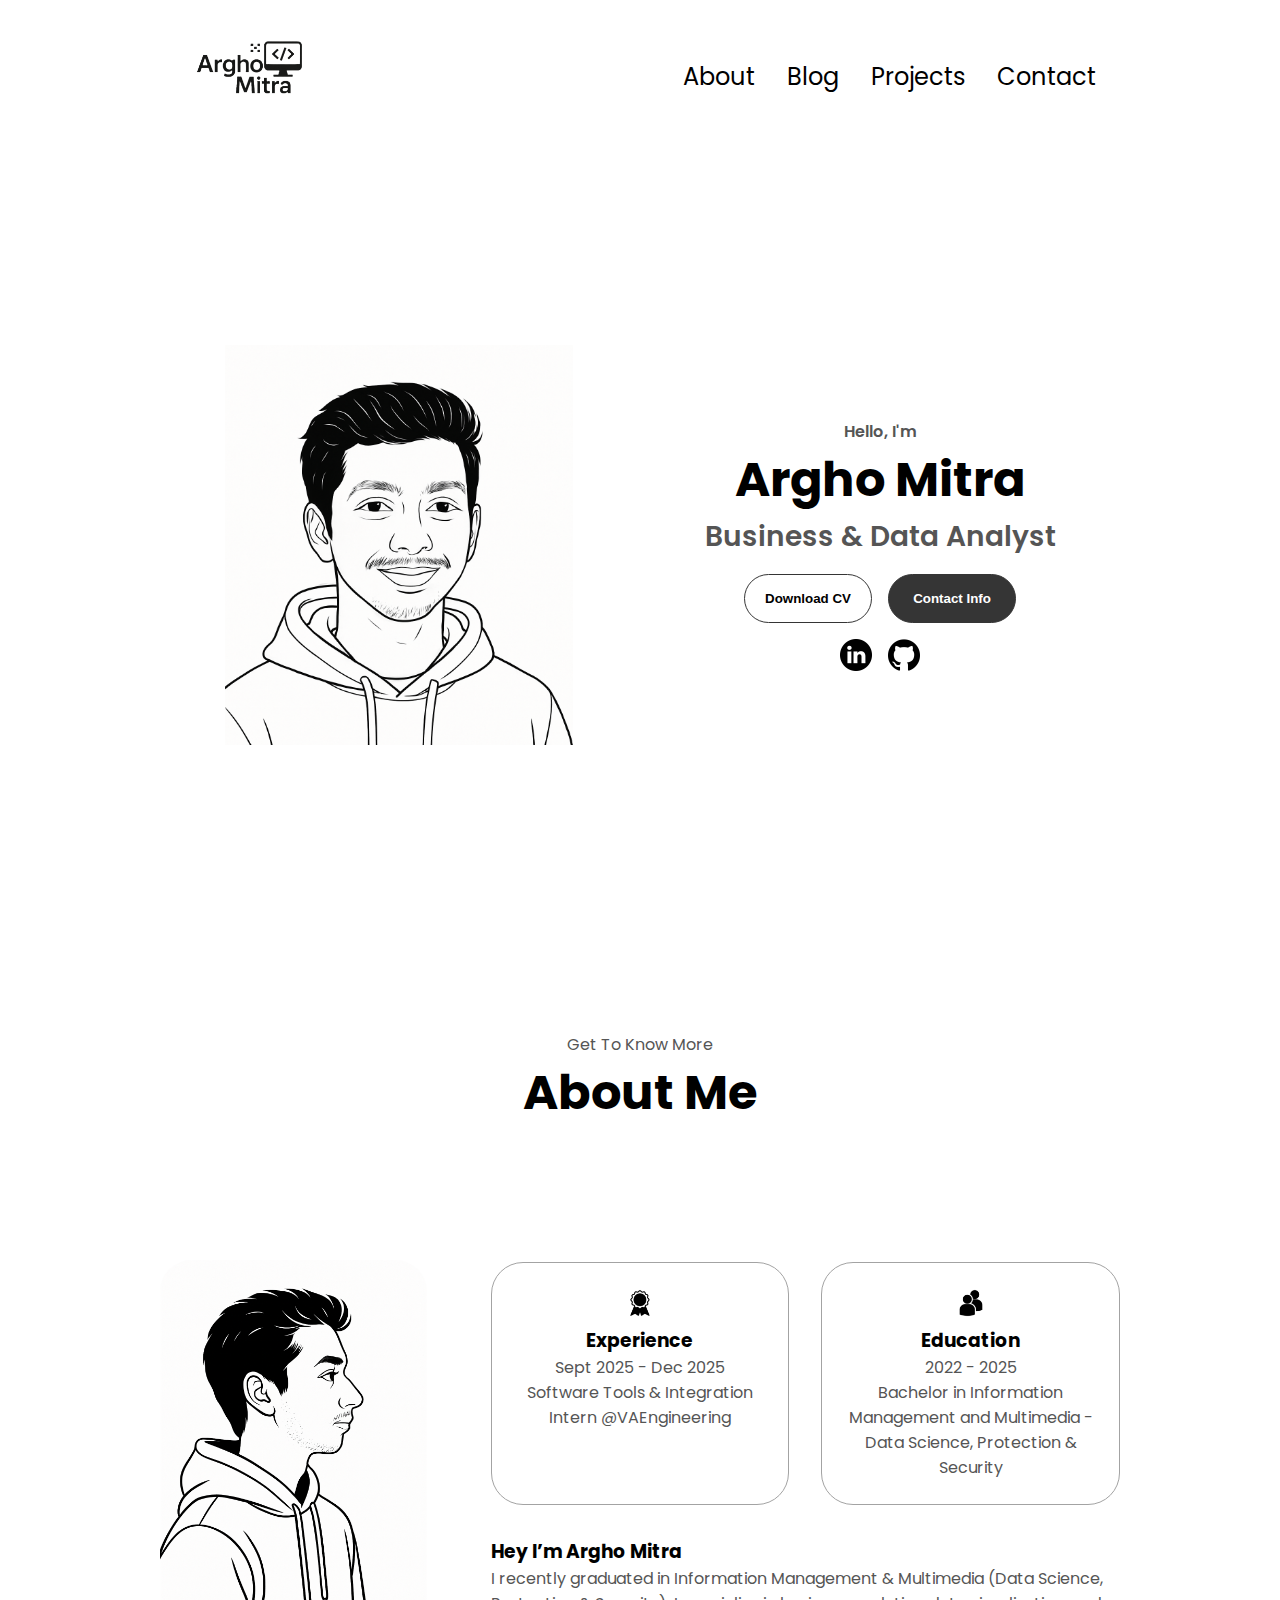
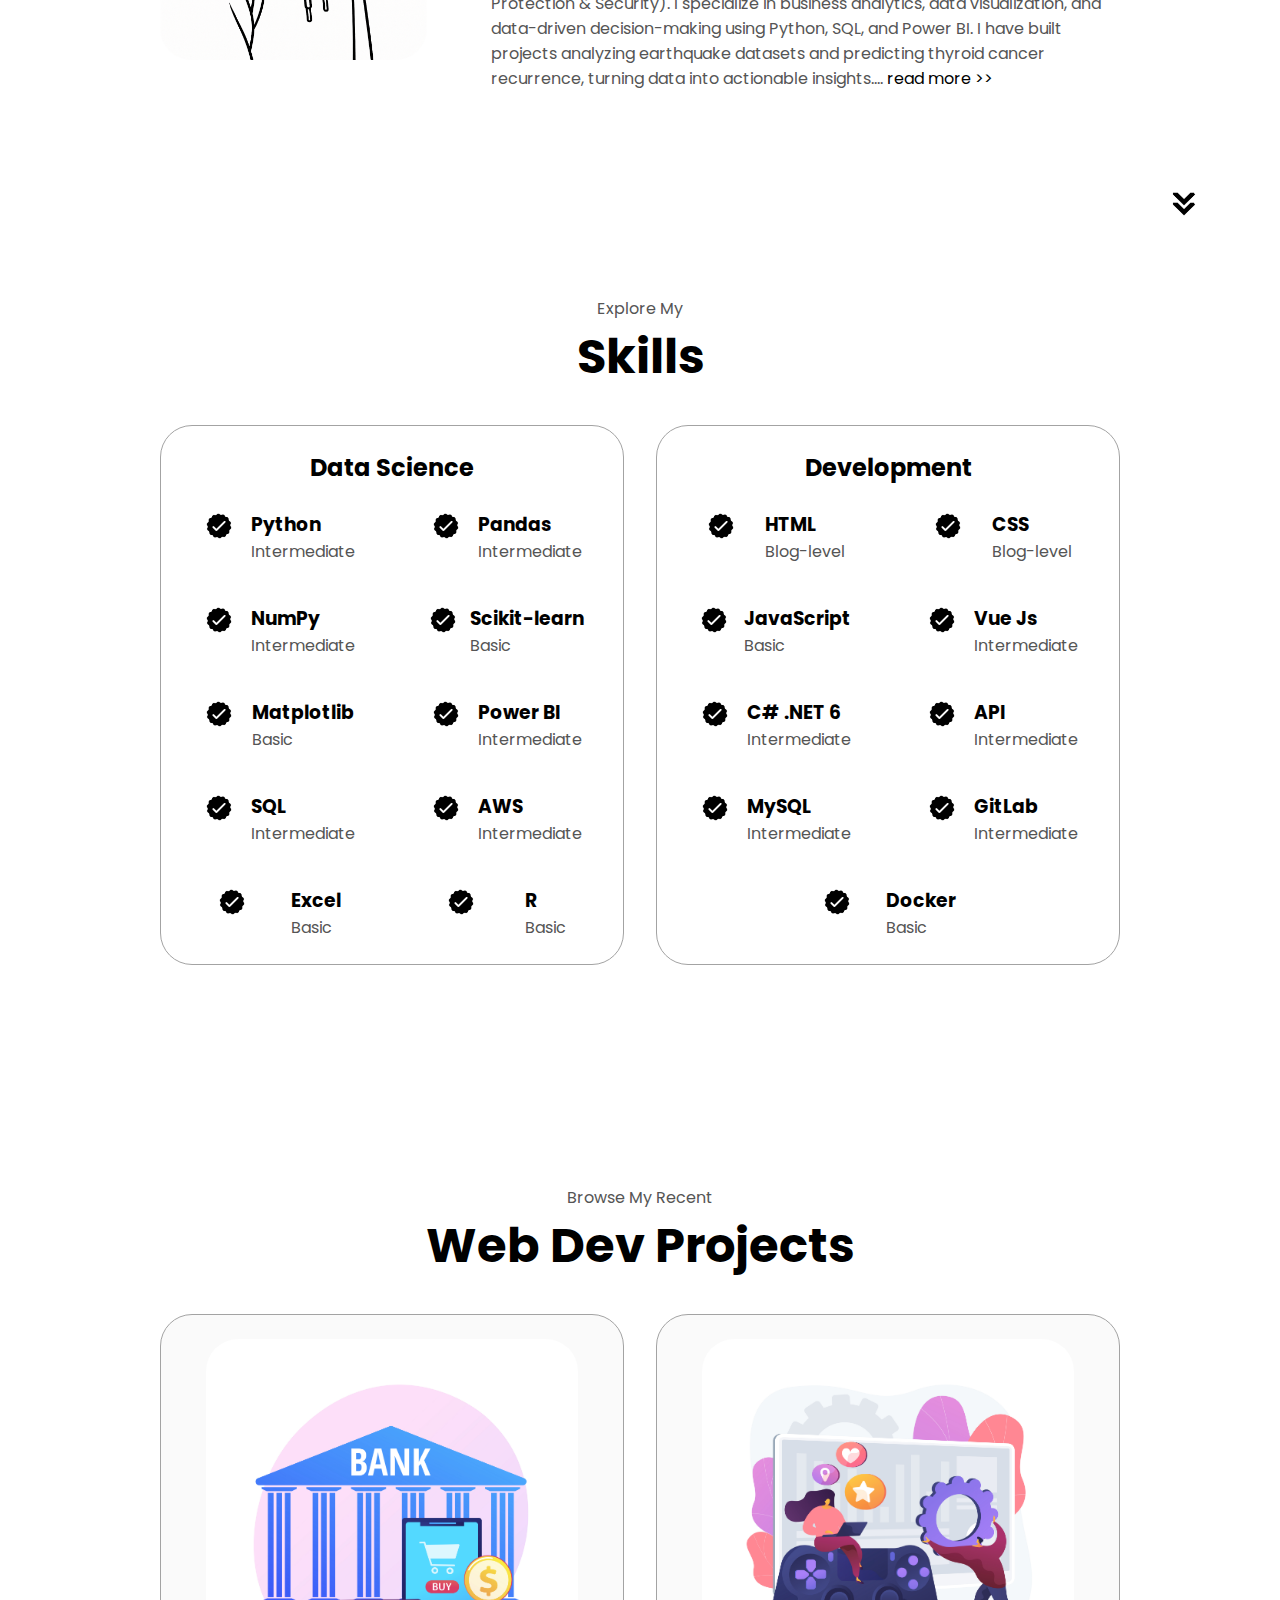
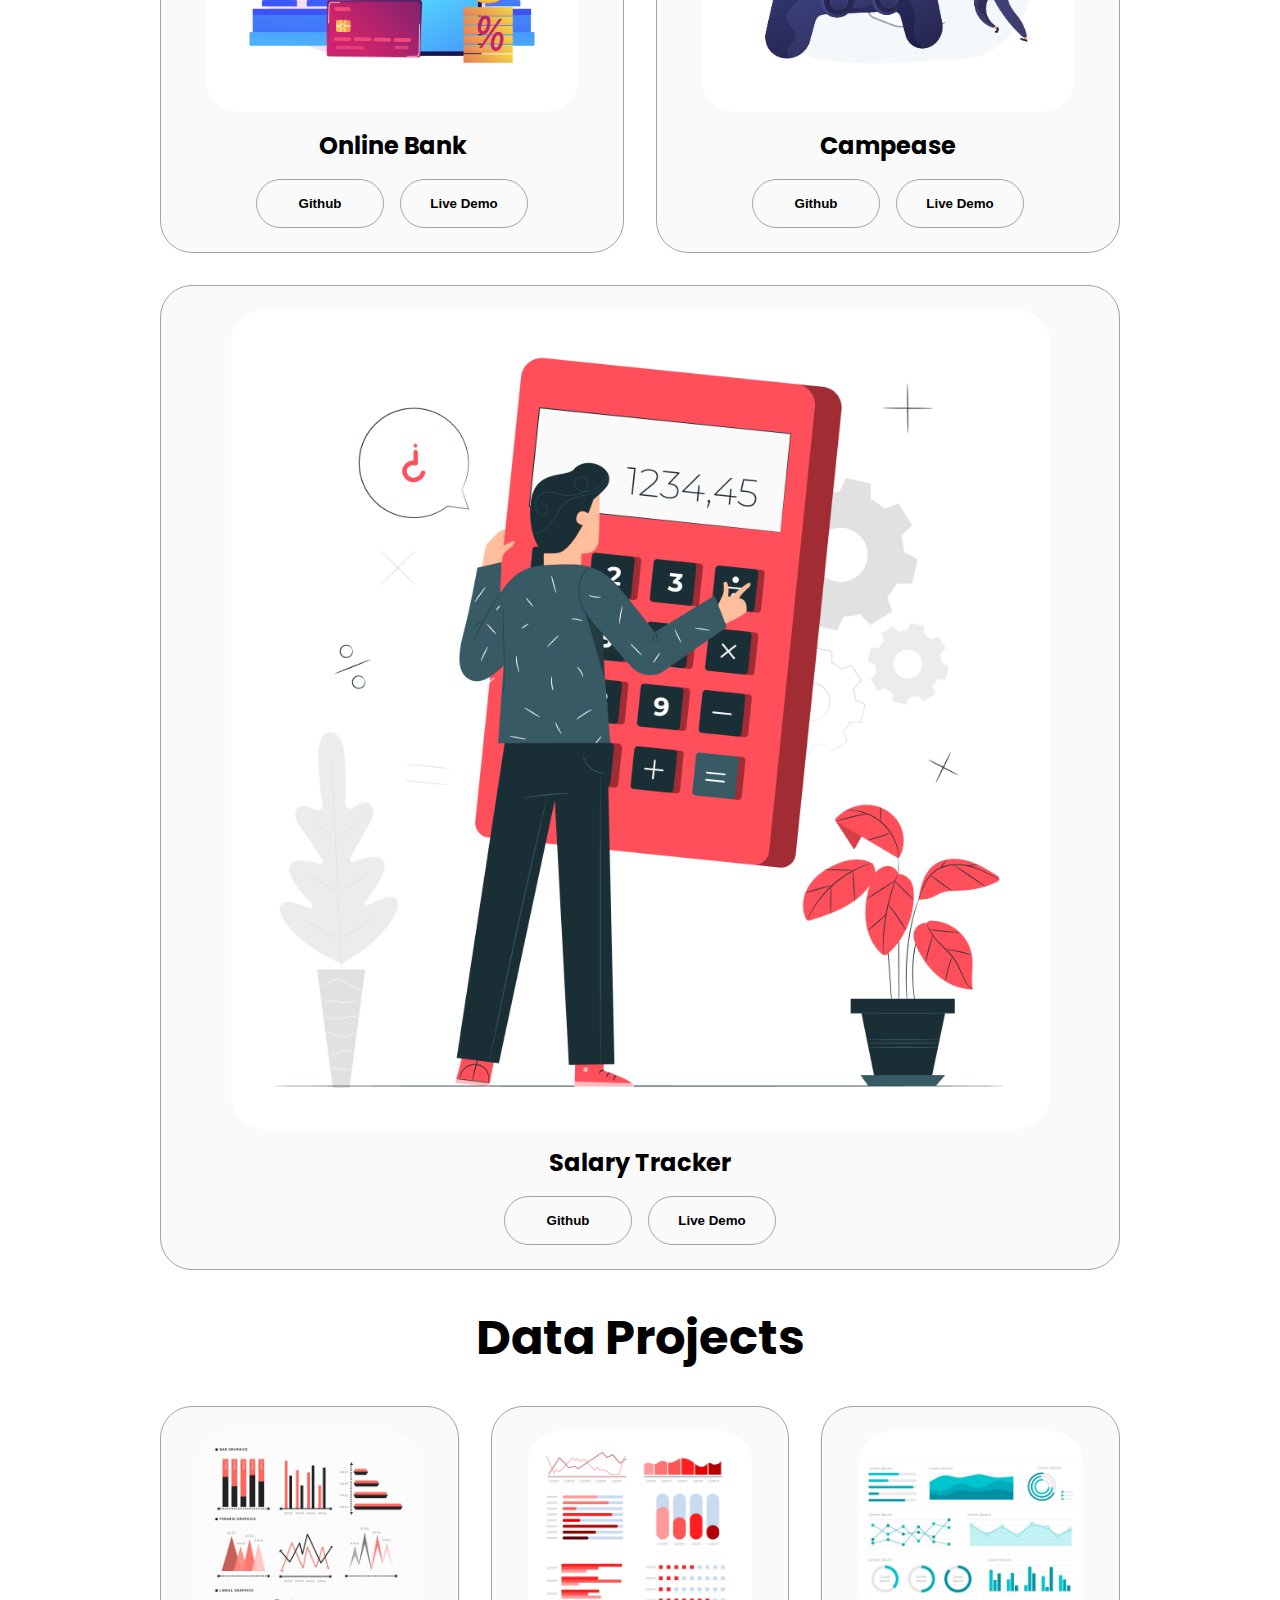
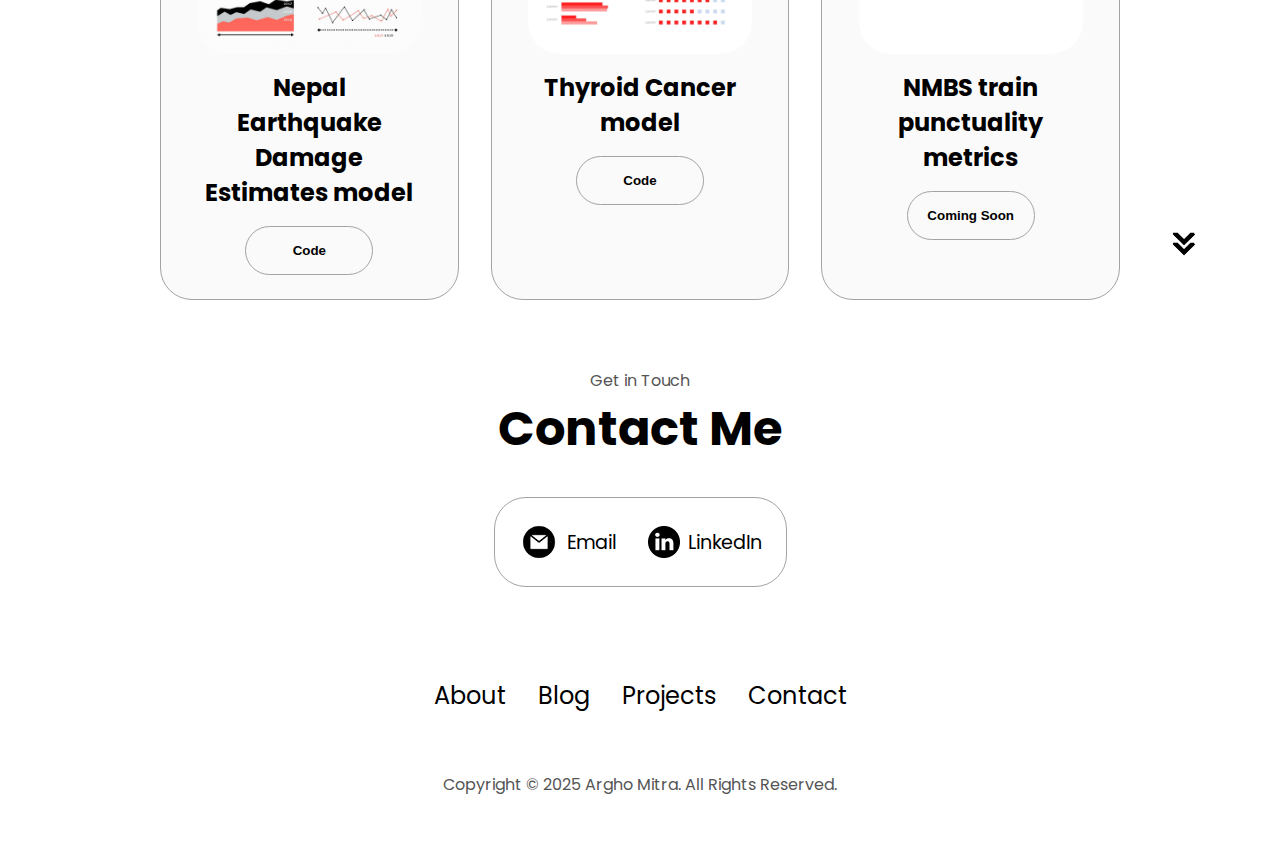
<file: index.html>
<!DOCTYPE html>
<html lang="en">
  <head>
    <meta charset="UTF-8" />
    <meta http-equiv="X-UA-Compatible" content="IE=edge" />
    <meta name="viewport" content="width=device-width, initial-scale=1.0" />
    <title>My Portfolio</title>
    <link rel="stylesheet" href="style.css" />
    <link rel="stylesheet" href="mediaqueries.css" />
  </head>
  <body>
  
  
    <nav id="desktop-nav">
      <div class="logo"><img src="./assets/logo.png" alt="" width="130px"></div>
      <div>
        <ul class="nav-links">
          <li><a href="./about.html">About</a></li>
          <li><a href="./blog.html">Blog</a></li>
          <li><a href="#projects">Projects</a></li>
          <li><a href="#contact">Contact</a></li>
        </ul>
      </div>
    </nav>
    <nav id="hamburger-nav">
      <div class="logo"><img src="./assets/logo.png" alt="" width="130px"></div>
      <div class="hamburger-menu">
        <div class="hamburger-icon" onclick="toggleMenu()">
          <span></span>
          <span></span>
          <span></span>
        </div>
        <div class="menu-links">
          <li><a href="./about.html" onclick="toggleMenu()">About</a></li>
          <li><a href="./blog.html" onclick="toggleMenu()">Blog</a></li>
          <li><a href="#projects" onclick="toggleMenu()">Projects</a></li>
          <li><a href="#contact" onclick="toggleMenu()">Contact</a></li>
        </div>
      </div>
    </nav>
    <section id="profile">
      <div class="section__pic-container">
        <img src="./assets/profile line art 2.png" alt="Argho mitra profile picture" />
      </div>
      <div class="section__text">
        <p class="section__text__p1">Hello, I'm</p>
        <h1 class="title">Argho Mitra</h1>
        <p class="section__text__p2">Business & Data Analyst</p>
        <div class="btn-container">
          <button
            class="btn btn-color-2"
            onclick="window.open('./assets/Argho.pdf')"
          >
            Download CV
          </button>
          <button class="btn btn-color-1" onclick="location.href='./#contact'">
            Contact Info
          </button>
        </div>
        <div id="socials-container">
          <img
            src="./assets/linkedin.png"
            alt="My LinkedIn profile"
            class="icon"
            onclick="window.open('https://be.linkedin.com/in/argho-mitra','_blank')"
            
          />
          <img
            src="./assets/github.png"
            alt="My Github profile"
            class="icon"
            onclick="window.open('https://github.com/arghomitra?tab=repositories','_blank')"
          />
        </div>
      </div>
    </section>
    <section id="about">
      <p class="section__text__p1">Get To Know More</p>
      <h1 class="title">About Me</h1>
      <div class="section-container">
        <div class="section__pic-container">
          <img
            src="./assets/right shot 2.png"
            alt="Profile picture"
            class="about-pic"
          />
        </div>
        <div class="about-details-container">
          <div class="about-containers">
            <div class="details-container">
              <img
                src="./assets/experience.png"
                alt="Experience icon"
                class="icon"
              />
              <h3>Experience</h3>
              <p>Sept 2025 - Dec 2025 <br />Software Tools & Integration Intern @VAEngineering
</p>
            </div>
            <div class="details-container">
              <img
                src="./assets/education.png"
                alt="Education icon"
                class="icon"
              />
              <h3>Education</h3>
              <p>2022 - 2025 <br />Bachelor in Information Management and Multimedia - Data Science, Protection & Security</p>
            </div>
          </div>
          <div class="text-container">
            <h3>Hey  I’m Argho Mitra</h3>
            <p>
              I recently graduated in Information Management & Multimedia (Data Science, Protection & Security). 
I specialize in business analytics, data visualization, and data-driven decision-making using Python, SQL, and Power BI. 
I have built projects analyzing earthquake datasets and predicting thyroid cancer recurrence, turning data into actionable insights....
              <a href="./about.html">read more >></a>
            </p>
          </div>
        </div>
      </div>
      <img
        src="./assets/arrow.png"
        alt="Arrow icon"
        class="icon arrow"
        onclick="location.href='./#Blog'"
      />
    </section>
    <section id="Blog">
      <p class="section__text__p1">Explore My</p>
      <h1 class="title">Skills</h1>
      <div class="Blog-details-container">
        <div class="about-containers">
          <div class="details-container">
            <h2 class="Blog-sub-title">Data Science</h2>
			<br/>
            <div class="article-container">
  <article>
    <img src="./assets/checkmark.png" alt="Experience icon" class="icon" />
    <div>
      <h3>Python</h3>
      <p>Intermediate</p>
    </div>
  </article>
  <article>
    <img src="./assets/checkmark.png" alt="Experience icon" class="icon" />
    <div>
      <h3>Pandas</h3>
      <p>Intermediate</p>
    </div>
  </article>
  <article>
    <img src="./assets/checkmark.png" alt="Experience icon" class="icon" />
    <div>
      <h3>NumPy</h3>
      <p>Intermediate</p>
    </div>
  </article>
  <article>
    <img src="./assets/checkmark.png" alt="Experience icon" class="icon" />
    <div>
      <h3>Scikit-learn</h3>
      <p>Basic</p>
    </div>
  </article>
  <article>
    <img src="./assets/checkmark.png" alt="Experience icon" class="icon" />
    <div>
      <h3>Matplotlib</h3>
      <p>Basic</p>
    </div>
  </article>
  <article>
    <img src="./assets/checkmark.png" alt="Experience icon" class="icon" />
    <div>
      <h3>Power BI</h3>
      <p>Intermediate</p>
    </div>
  </article>
  <article>
    <img src="./assets/checkmark.png" alt="Experience icon" class="icon" />
    <div>
      <h3>SQL</h3>
      <p>Intermediate</p>
    </div>
  </article>
  <article>
    <img src="./assets/checkmark.png" alt="Experience icon" class="icon" />
    <div>
      <h3>AWS</h3>
      <p>Intermediate</p>
    </div>
  </article>
  
  <article>
    <img src="./assets/checkmark.png" alt="Experience icon" class="icon" />
    <div>
      <h3>Excel</h3>
      <p>Basic</p>
    </div>
  </article>
  <article>
    <img src="./assets/checkmark.png" alt="Experience icon" class="icon" />
    <div>
      <h3>R</h3>
      <p>Basic</p>
    </div>
  </article>
</div>

          </div>
          <div class="details-container">
            <h2 class="Blog-sub-title">Development</h2>
			<br/>
            <div class="article-container">
  <!-- Development Skills -->
  <article>
    <img src="./assets/checkmark.png" alt="Experience icon" class="icon" />
    <div>
      <h3>HTML</h3>
      <p>Blog-level</p>
    </div>
  </article>
  <article>
    <img src="./assets/checkmark.png" alt="Experience icon" class="icon" />
    <div>
      <h3>CSS</h3>
      <p>Blog-level</p>
    </div>
  </article>
  <article>
    <img src="./assets/checkmark.png" alt="Experience icon" class="icon" />
    <div>
      <h3>JavaScript</h3>
      <p>Basic</p>
    </div>
  </article>
  <article>
    <img src="./assets/checkmark.png" alt="Experience icon" class="icon" />
    <div>
      <h3>Vue Js</h3>
      <p>Intermediate</p>
    </div>
  </article>
  <article>
    <img src="./assets/checkmark.png" alt="Experience icon" class="icon" />
    <div>
      <h3>C# .NET 6</h3>
      <p>Intermediate</p>
    </div>
  </article>
  
  <article>
    <img src="./assets/checkmark.png" alt="Experience icon" class="icon" />
    <div>
      <h3>API</h3>
      <p>Intermediate</p>
    </div>
  </article>
  <article>
    <img src="./assets/checkmark.png" alt="Experience icon" class="icon" />
    <div>
      <h3>MySQL</h3>
      <p>Intermediate</p>
    </div>
  </article>
  <article>
    <img src="./assets/checkmark.png" alt="Experience icon" class="icon" />
    <div>
      <h3>GitLab</h3>
      <p>Intermediate</p>
    </div>
  </article>
  <article>
    <img src="./assets/checkmark.png" alt="Experience icon" class="icon" />
    <div>
      <h3>Docker</h3>
      <p>Basic</p>
    </div>
  </article>
				
  
</div>

          </div>
        </div>
      </div>
      <img
        src="./assets/arrow.png"
        alt="Arrow icon"
        class="icon arrow"
        onclick="location.href='./#projects'"
      />
    </section>
	<br/>
    <section id="projects">
      <p class="section__text__p1">Browse My Recent</p>
      <h1 class="title">Web Dev Projects</h1>
      <div class="Blog-details-container">
        <div class="about-containers">
          <div class="details-container color-container">
            <div class="article-container">
              <img
                src="./assets/project-1.jpg"
                alt="Project 1"
                class="project-img"
              />
            </div>
            <h2 class="Blog-sub-title project-title">Online Bank</h2>
            <div class="btn-container">
              <button
                class="btn btn-color-2 project-btn"
                onclick="window.open('https://github.com/arghomitra/bank','_blank')"
              >
                Github
              </button>
              <button
                class="btn btn-color-2 project-btn"
                onclick="window.open('https://www.canva.com/design/DAGBBnFeg6o/HOg8QBTB1vcVhJ9v2-kscA/watch?utm_content=DAGBBnFeg6o&utm_campaign=designshare&utm_medium=link&utm_source=editor','_blank')"
              >
                Live Demo
              </button>
            </div>
          </div>
          <div class="details-container color-container">
            <div class="article-container">
              <img
                src="./assets/project-3.jpg"
                alt="Project 2"
                class="project-img"
              />
            </div>
            <h2 class="Blog-sub-title project-title">Campease</h2>
            <div class="btn-container">
              <button
                class="btn btn-color-2 project-btn"
                onclick="window.open('https://github.com/arghomitra/Camp_spot_frontend','_blank')"
              >
                Github
              </button>
              <button
                class="btn btn-color-2 project-btn"
                onclick="location.href='https://f95fd17f.camp-spot.pages.dev/'"
              >
                Live Demo
              </button>
            </div>
          </div>
          <div class="details-container color-container">
            <div class="article-container">
              <img
                src="./assets/project-2.jpg"
                alt="Project 3"
                class="project-img"
              />
            </div>
            <h2 class="Blog-sub-title project-title">Salary Tracker</h2>
            <div class="btn-container">
              <button
                class="btn btn-color-2 project-btn"
                onclick="window.open('https://github.com/arghomitra/portfolio/','_blank')"
              >
                Github
              </button>
              <button
                class="btn btn-color-2 project-btn"
                onclick="window.open('salary.html','_blank')"
              >
                Live Demo
              </button>
            </div>
          </div>
        </div>
      </div>




<!--  -->


      <h1 class="title">Data Projects</h1>
      <div class="Blog-details-container">
        <div class="about-containers">
          <div class="details-container color-container">
            <div class="article-container">
              <img
                src="./assets/project-4.png"
                alt="Project 1"
                class="project-img"
              />
            </div>
            <h2 class="Blog-sub-title project-title">Nepal Earthquake Damage Estimates model</h2>
            <div class="btn-container">
              <button
                class="btn btn-color-2 project-btn"
                onclick="window.open('https://www.kaggle.com/code/mitraargho/model-nepal-earthquake-damage', '_blank')"
              >
                Code
              </button>
             
            </div>
          </div>
          <div class="details-container color-container">
            <div class="article-container">
              <img
                src="./assets/project-7.png"
                alt="Project 2"
                class="project-img"
              />
            </div>
            <h2 class="Blog-sub-title project-title">Thyroid Cancer model</h2>
            <div class="btn-container">
              <button
                class="btn btn-color-2 project-btn"
                onclick="window.open('https://github.com/arghomitra/Thyroid_cancer_ml_model','_blank')"
              >
                Code
              </button>
              
            </div>
          </div>
          <div class="details-container color-container">
            <div class="article-container">
              <img
                src="./assets/project-6.png"
                alt="Project 2"
                class="project-img"
              />
            </div>
            <h2 class="Blog-sub-title project-title">NMBS train punctuality metrics</h2>
            <div class="btn-container">
              <!-- <button
                class="btn btn-color-2 project-btn"
                onclick="location.href='https://github.com/arghomitra/Camp_spot_frontend'"
              >
                Code
              </button> -->
              <button class="btn btn-color-2 project-btn">Coming Soon</button>
              
            </div>
          </div>
          
        </div>
      </div>

<!--  -->




      <img
        src="./assets/arrow.png"
        alt="Arrow icon"
        class="icon arrow"
        onclick="location.href='./#contact'"
      />
    </section>
    
    <section id="contact">
      <p class="section__text__p1">Get in Touch</p>
      <h1 class="title">Contact Me</h1>
      <div class="contact-info-upper-container">
        <div class="contact-info-container">
          <img
            src="./assets/email.png"
            alt="Email icon"
            class="icon contact-icon email-icon"
          />
          <p><a href="mailto:arghomitra310@gmail.com" target="_blank">Email</a></p>
        </div>
        <div class="contact-info-container">
          <img
            src="./assets/linkedin.png"
            alt="LinkedIn icon"
            class="icon contact-icon"
          />
              <p><a href="https://be.linkedin.com/in/argho-mitra" target="_blank">LinkedIn</a></p>
        </div>
      </div>
    </section>
    <footer>
      <nav>
        <div class="nav-links-container">
          <ul class="nav-links">
                  <li><a href="./about.html">About</a></li>
                  <li><a href="./blog.html">Blog</a></li>
                  <li><a href="#projects">Projects</a></li>
                  <li><a href="#contact">Contact</a></li>
              </ul>
        </div>
      </nav>
      <p>Copyright &#169; 2025 Argho Mitra. All Rights Reserved.</p>
      <!-- Start of HubSpot Embed Code -->
  <script type="text/javascript" id="hs-script-loader" async defer src="//js-eu1.hs-scripts.com/143160646.js"></script>
  <!-- End of HubSpot Embed Code -->
    </footer>
    <script src="script.js"></script>
  </body>
</html>
</file>
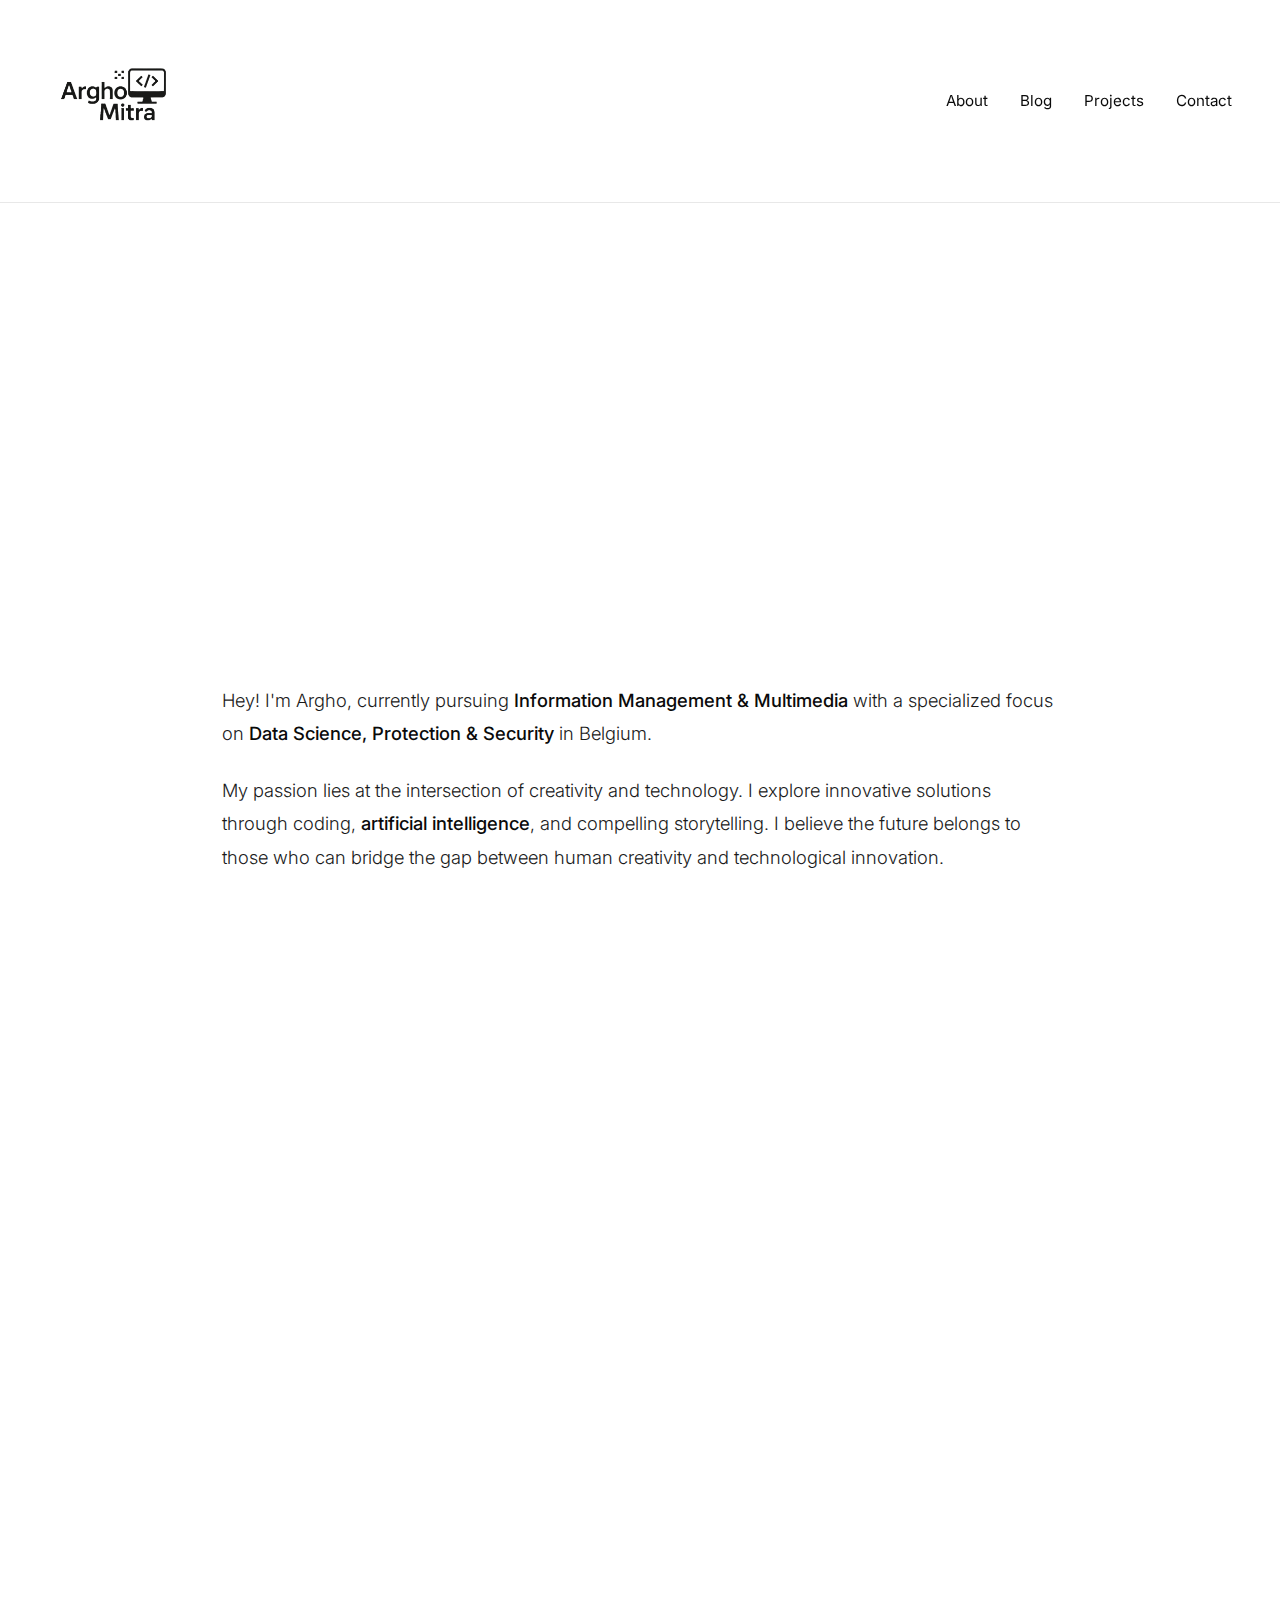
<file: about.html>
<!DOCTYPE html>
<html lang="en">
<head>
    <meta charset="UTF-8">
    <meta name="viewport" content="width=device-width, initial-scale=1.0">
    <title>About - Argho</title>
    <style>
        @import url('https://fonts.googleapis.com/css2?family=Inter:wght@300;400;500;600&display=swap');
        
        * {
            margin: 0;
            padding: 0;
            box-sizing: border-box;
        }

        :root {
            --primary-black: #0a0a0a;
            --soft-black: #1a1a1a;
            --silver: #c0c0c0;
            --light-silver: #e8e8e8;
            --white: #ffffff;
            --accent-silver: #8a8a8a;
        }

        body {
            font-family: 'Inter', -apple-system, BlinkMacSystemFont, sans-serif;
            background: var(--white);
            color: var(--primary-black);
            line-height: 1.6;
            overflow-x: hidden;
        }

        /* Navigation Styles */
        nav {
            padding: 2rem 3rem;
            display: flex;
            justify-content: space-between;
            align-items: center;
            position: fixed;
            top: 0;
            width: 100%;
            background: rgba(255, 255, 255, 0.95);
            backdrop-filter: blur(10px);
            z-index: 100;
            border-bottom: 1px solid var(--light-silver);
        }

        #hamburger-nav {
            display: none;
        }

        .logo img {
            width: 130px;
            height: auto;
        }

        .nav-links {
            display: flex;
            gap: 2rem;
            list-style: none;
        }

        .nav-links a {
            color: var(--primary-black);
            text-decoration: none;
            font-size: 0.95rem;
            font-weight: 400;
            transition: color 0.3s ease;
            position: relative;
        }

        .nav-links a::after {
            content: '';
            position: absolute;
            bottom: -5px;
            left: 0;
            width: 0;
            height: 1px;
            background: var(--primary-black);
            transition: width 0.3s ease;
        }

        .nav-links a:hover::after {
            width: 100%;
        }

        /* Hamburger Navigation */
        .hamburger-menu {
            position: relative;
        }

        .hamburger-icon {
            display: flex;
            flex-direction: column;
            justify-content: space-between;
            height: 20px;
            width: 28px;
            cursor: pointer;
        }

        .hamburger-icon span {
            width: 100%;
            height: 2px;
            background-color: var(--primary-black);
            transition: all 0.3s ease;
        }

        .menu-links {
            position: absolute;
            top: 100%;
            right: 0;
            background: white;
            width: max-content;
            max-height: 0;
            overflow: hidden;
            transition: max-height 0.3s ease;
            box-shadow: 0 10px 30px rgba(0, 0, 0, 0.1);
            margin-top: 1rem;
            border-radius: 8px;
        }

        .menu-links.open {
            max-height: 300px;
        }

        .menu-links a {
            display: block;
            padding: 1rem 2rem;
            text-decoration: none;
            color: var(--primary-black);
            transition: background 0.3s ease;
        }

        .menu-links a:hover {
            background: var(--light-silver);
        }

        .menu-links li {
            list-style: none;
        }

        .hamburger-icon.open span:first-child {
            transform: rotate(45deg) translate(7px, 7px);
        }

        .hamburger-icon.open span:nth-child(2) {
            opacity: 0;
        }

        .hamburger-icon.open span:last-child {
            transform: rotate(-45deg) translate(7px, -7px);
        }

        .container {
            max-width: 900px;
            margin: 0 auto;
            padding: 0 2rem;
        }

        /* Hero Section */
        .hero {
            min-height: 60vh;
            display: flex;
            align-items: center;
            justify-content: center;
            text-align: center;
            margin-top: 80px;
            padding: 4rem 0;
        }

        .hero h1 {
            font-size: clamp(2.5rem, 6vw, 4rem);
            font-weight: 300;
            letter-spacing: -0.02em;
            margin-bottom: 1rem;
            opacity: 0;
            animation: fadeInUp 0.8s ease-out 0.2s forwards;
        }

        .hero .subtitle {
            font-size: clamp(1rem, 2vw, 1.3rem);
            color: var(--accent-silver);
            font-weight: 300;
            opacity: 0;
            animation: fadeInUp 0.8s ease-out 0.4s forwards;
        }

        @keyframes fadeInUp {
            from {
                opacity: 0;
                transform: translateY(20px);
            }
            to {
                opacity: 1;
                transform: translateY(0);
            }
        }

        /* Section Styling */
        .section {
            padding: 4rem 0;
            opacity: 0;
            transform: translateY(20px);
            transition: all 0.6s ease;
        }

        .section.visible {
            opacity: 1;
            transform: translateY(0);
        }

        .section-title {
            font-size: clamp(1.5rem, 4vw, 2rem);
            font-weight: 400;
            margin-bottom: 2rem;
            position: relative;
            padding-bottom: 1rem;
        }

        .section-title::after {
            content: '';
            position: absolute;
            bottom: 0;
            left: 0;
            width: 60px;
            height: 1px;
            background: var(--silver);
        }

        .text-block {
            font-size: clamp(1rem, 2vw, 1.15rem);
            font-weight: 300;
            line-height: 1.8;
            color: var(--soft-black);
            margin-bottom: 1.5rem;
        }

        .highlight {
            color: var(--primary-black);
            font-weight: 500;
        }

        /* Skills Grid */
        .skills-grid {
            display: grid;
            grid-template-columns: repeat(auto-fit, minmax(250px, 1fr));
            gap: 2rem;
            margin-top: 2rem;
        }

        .skill-item {
            padding: 1.5rem;
            border-left: 2px solid var(--light-silver);
            transition: border-color 0.3s ease;
        }

        .skill-item:hover {
            border-left-color: var(--primary-black);
        }

        .skill-item h3 {
            font-size: 1.1rem;
            font-weight: 500;
            margin-bottom: 0.5rem;
        }

        .skill-item p {
            font-size: 0.95rem;
            font-weight: 300;
            color: var(--accent-silver);
            line-height: 1.6;
        }

        /* Languages */
        .languages-list {
            display: flex;
            flex-wrap: wrap;
            gap: 1.5rem;
            margin-top: 2rem;
        }

        .language-item {
            flex: 1;
            min-width: 150px;
            padding: 1.5rem;
            border: 1px solid var(--light-silver);
            text-align: center;
            transition: all 0.3s ease;
        }

        .language-item:hover {
            border-color: var(--silver);
            transform: translateY(-2px);
        }

        .language-name {
            font-size: 1.1rem;
            font-weight: 500;
            margin-bottom: 0.3rem;
        }

        .language-level {
            font-size: 0.9rem;
            color: var(--accent-silver);
            font-weight: 300;
        }

        /* Interests */
        .interests-list {
            display: flex;
            gap: 1rem;
            flex-wrap: wrap;
            margin-top: 2rem;
        }

        .interest-tag {
            padding: 0.75rem 1.5rem;
            border: 1px solid var(--light-silver);
            font-size: 0.95rem;
            font-weight: 400;
            transition: all 0.3s ease;
            cursor: default;
        }

        .interest-tag:hover {
            background: var(--light-silver);
            transform: translateY(-2px);
        }

        /* Quote */
        .quote-block {
            padding: 3rem 0;
            text-align: center;
            margin: 3rem 0;
        }

        .quote-text {
            font-size: clamp(1.1rem, 2.5vw, 1.4rem);
            font-weight: 300;
            font-style: italic;
            color: var(--soft-black);
            max-width: 700px;
            margin: 0 auto;
            line-height: 1.8;
        }

        /* Responsive Design */
        @media (max-width: 768px) {
            #desktop-nav {
                display: none;
            }

            #hamburger-nav {
                display: flex;
                padding: 1.5rem 2rem;
            }

            .container {
                padding: 0 1.5rem;
            }

            .hero {
                margin-top: 60px;
                min-height: 50vh;
            }

            .section {
                padding: 3rem 0;
            }

            .skills-grid {
                grid-template-columns: 1fr;
            }

            .languages-list {
                flex-direction: column;
            }
        }
    </style>
</head>

<body>
    <!-- Desktop Navigation -->
    <nav id="desktop-nav">
        <div class="logo"><img src="./assets/logo.png" alt="Argho Logo" width="130"></div>
        <div>
            <ul class="nav-links">
                <li><a href="./about.html">About</a></li>
                <li><a href="./blog.html">Blog</a></li>
                <li><a href="#projects">Projects</a></li>
                <li><a href="#contact">Contact</a></li>
            </ul>
        </div>
    </nav>

    <!-- Mobile Navigation -->
    <nav id="hamburger-nav">
        <div class="logo"><img src="./assets/logo.png" alt="Argho Logo" width="130"></div>
        <div class="hamburger-menu">
            <div class="hamburger-icon" onclick="toggleMenu()">
                <span></span>
                <span></span>
                <span></span>
            </div>
            <div class="menu-links">
                <li><a href="./about.html" onclick="toggleMenu()">About</a></li>
                <li><a href="./blog.html" onclick="toggleMenu()">Blog</a></li>
                <li><a href="#projects" onclick="toggleMenu()">Projects</a></li>
                <li><a href="#contact" onclick="toggleMenu()">Contact</a></li>
            </div>
        </div>
    </nav>

    <div class="container">
        <!-- Hero Section -->
        <section class="hero">
            <div>
                <h1>About Me</h1>
                <!-- <p class="subtitle">Data Science Student & Creative Technologist</p> -->
            </div>
        </section>

        <!-- Introduction -->
        <section class="section" id="intro">
            <p class="text-block">
                Hey! I'm Argho, currently pursuing <span class="highlight">Information Management & Multimedia</span> 
                with a specialized focus on <span class="highlight">Data Science, Protection & Security</span> in Belgium.
            </p>
            <p class="text-block">
                My passion lies at the intersection of creativity and technology. I explore innovative solutions 
                through coding, <span class="highlight">artificial intelligence</span>, and compelling storytelling. 
                I believe the future belongs to those who can bridge the gap between human creativity and technological innovation.
            </p>
        </section>

        <!-- Skills -->
        <section class="section" id="skills">
            <h2 class="section-title">What I Do</h2>
            <div class="skills-grid">
                <div class="skill-item">
                    <h3>Development & AI</h3>
                    <p>Building intelligent solutions through code and machine learning technologies</p>
                </div>
                
                <div class="skill-item">
                    <h3>Data Security</h3>
                    <p>Focused on protection practices and security protocols in our digital world</p>
                </div>
            </div>
        </section>

        <!-- Languages -->
        <section class="section" id="languages">
            <h2 class="section-title">Languages</h2>
            <div class="languages-list">
                <div class="language-item">
                    <div class="language-name">Bangla</div>
                    <div class="language-level">Native</div>
                </div>
                <div class="language-item">
                    <div class="language-name">English</div>
                    <div class="language-level">Fluent</div>
                </div>
                <div class="language-item">
                    <div class="language-name">Hindi</div>
                    <div class="language-level">Conversational</div>
                </div>
                <div class="language-item">
                    <div class="language-name">Dutch</div>
                    <div class="language-level">Learning</div>
                </div>
            </div>
        </section>

        <!-- Interests -->
        <section class="section" id="interests">
            <h2 class="section-title">Beyond Work</h2>
            <div class="interests-list">
                <div class="interest-tag">Movies</div>
                <div class="interest-tag">Gaming</div>
                <div class="interest-tag">Languages</div>
                <div class="interest-tag">Technology</div>
                <div class="interest-tag">Storytelling</div>
            </div>
        </section>

        <!-- Quote -->
        <section class="quote-block section">
            <p class="quote-text">
                "I believe life is a journey of <span class="highlight">continuous learning</span>, 
                and this portfolio serves as my creative space to share that journey with the world."
            </p>
        </section>
    </div>

    <script>
        function toggleMenu() {
            const menu = document.querySelector(".menu-links");
            const icon = document.querySelector(".hamburger-icon");
            menu.classList.toggle("open");
            icon.classList.toggle("open");
        }

        // Intersection Observer for fade-in animations
        const observer = new IntersectionObserver((entries) => {
            entries.forEach(entry => {
                if (entry.isIntersecting) {
                    entry.target.classList.add('visible');
                }
            });
        }, {
            threshold: 0.1,
            rootMargin: '0px 0px -50px 0px'
        });

        document.querySelectorAll('.section').forEach(el => {
            observer.observe(el);
        });

        // Smooth scrolling
        document.documentElement.style.scrollBehavior = 'smooth';
    </script>
</body>
</html>
</file>
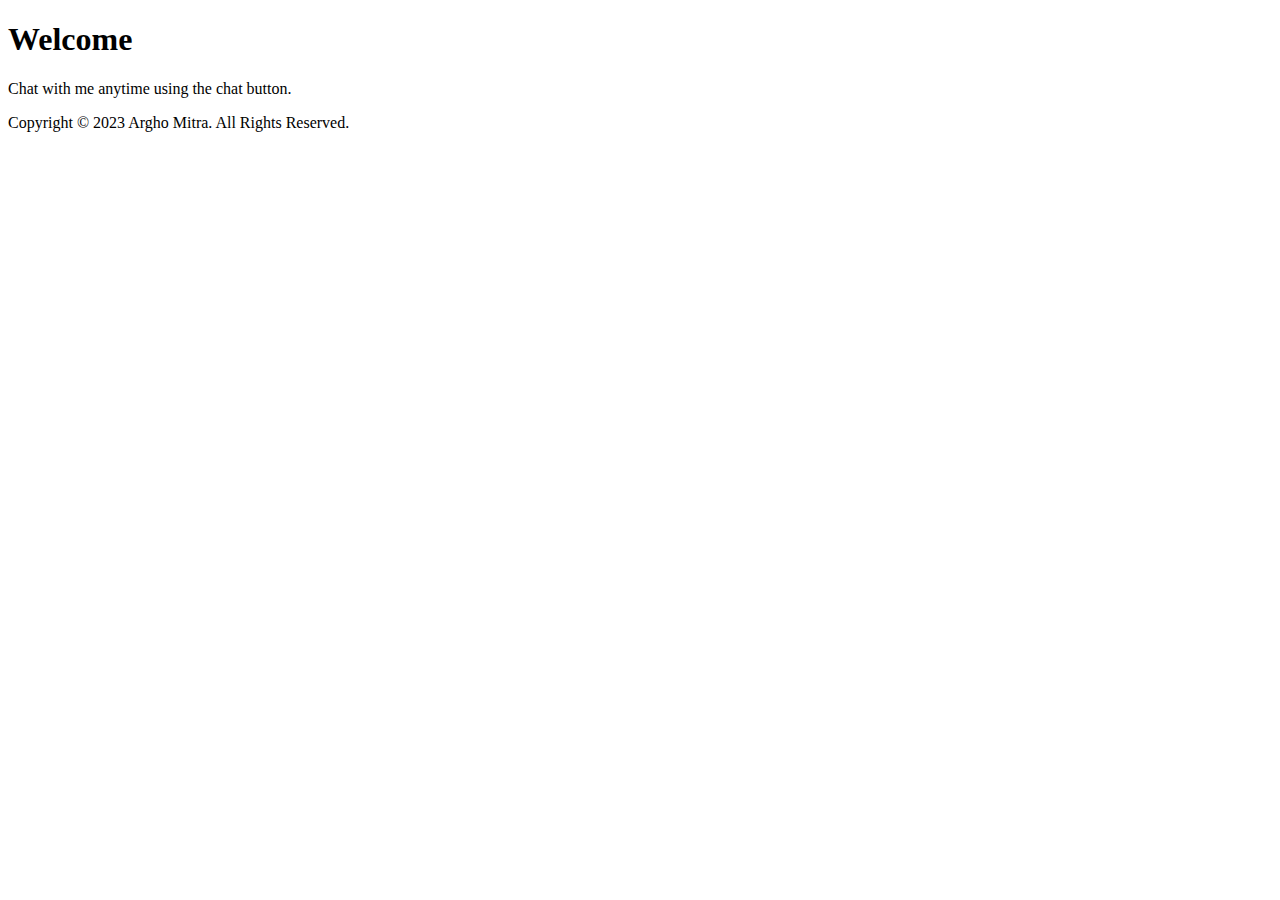
<file: blog.html>
<!DOCTYPE html>
<html lang="en">

<head>
<div class="container">
    <h1>Welcome</h1>
    <p>Chat with me anytime using the chat button.</p>
  </div>



  
  <!--Start of Tawk.to Script-->
<script type="text/javascript">
var Tawk_API=Tawk_API||{}, Tawk_LoadStart=new Date();
(function(){
var s1=document.createElement("script"),s0=document.getElementsByTagName("script")[0];
s1.async=true;
s1.src='https://embed.tawk.to/691bc47da845051957a97590/1jaa7f2u7';
s1.charset='UTF-8';
s1.setAttribute('crossorigin','*');
s0.parentNode.insertBefore(s1,s0);
})();
</script>
<!--End of Tawk.to Script-->
  <footer>
    
    <p>Copyright &#169; 2023 Argho Mitra. All Rights Reserved.</p>
  </footer>
</body>

</html>
</file>
<file: style.css>
/* GENERAL */

@import url("https://fonts.googleapis.com/css2?family=Poppins:wght@300;400;500;600&display=swap");

* {
  margin: 0;
  padding: 0;
}

body {
  font-family: "Poppins", sans-serif;
}

html {
  scroll-behavior: smooth;
}

p {
  color: rgb(85, 85, 85);
}

/* TRANSITION */

a,
.btn {
  transition: all 300ms ease;
}

/* DESKTOP NAV */

nav,
.nav-links {
  display: flex;
}

nav {
  justify-content: space-around;
  align-items: center;
  height: 17vh;
}

.nav-links {
  gap: 2rem;
  list-style: none;
  font-size: 1.5rem;
}

a {
  color: black;
  text-decoration: none;
  text-decoration-color: white;
}

a:hover {
  color: grey;
  text-decoration: underline;
  text-underline-offset: 1rem;
  text-decoration-color: rgb(181, 181, 181);
}

.logo {
  font-size: 2rem;
}

.logo:hover {
  cursor: default;
}

/* HAMBURGER MENU */

#hamburger-nav {
  display: none;
}

.hamburger-menu {
  position: relative;
  display: inline-block;
}

.hamburger-icon {
  display: flex;
  flex-direction: column;
  justify-content: space-between;
  height: 24px;
  width: 30px;
  cursor: pointer;
}

.hamburger-icon span {
  width: 100%;
  height: 2px;
  background-color: black;
  transition: all 0.3 ease-in-out;
}

.menu-links {
  position: absolute;
  top: 100%;
  right: 0;
  background-color: white;
  width: fit-content;
  max-height: 0;
  overflow: hidden;
  transition: all 0.3 ease-in-out;
}

.menu-links a {
  display: block;
  padding: 10px;
  text-align: center;
  font-size: 1.5rem;
  color: black;
  text-decoration: none;
  transition: all 0.3 ease-in-out;
}

.menu-links li {
  list-style: none;
}

.menu-links.open {
  max-height: 300px;
}

.hamburger-icon.open span:first-child {
  transform: rotate(45deg) translate(10px, 5px);
}

.hamburger-icon.open span:nth-child(2) {
  opacity: 0;
}

.hamburger-icon.open span:last-child {
  transform: rotate(-45deg) translate(10px, -5px);
}

.hamburger-icon span:first-child {
  transform: none;
}

.hamburger-icon span:first-child {
  opacity: 1;
}

.hamburger-icon span:first-child {
  transform: none;
}

/* SECTIONS */

section {
  padding-top: 4vh;
  height: 96vh;
  margin: 0 10rem;
  box-sizing: border-box;
  min-height: fit-content;
}

.section-container {
  display: flex;
}

/* PROFILE SECTION */

#profile {
  display: flex;
  justify-content: center;
  gap: 5rem;
  height: 80vh;
}

.section__pic-container {
  display: flex;
  height: 400px;
  width: 400px;
  margin: auto 0;
}

.section__text {
  align-self: center;
  text-align: center;
}

.section__text p {
  font-weight: 600;
}

.section__text__p1 {
  text-align: center;
}

.section__text__p2 {
  font-size: 1.75rem;
  margin-bottom: 1rem;
}

.title {
  font-size: 3rem;
  text-align: center;
}

#socials-container {
  display: flex;
  justify-content: center;
  margin-top: 1rem;
  gap: 1rem;
}

/* ICONS */

.icon {
  cursor: pointer;
  height: 2rem;
}

/* BUTTONS */

.btn-container {
  display: flex;
  justify-content: center;
  gap: 1rem;
}

.btn {
  font-weight: 600;
  transition: all 300ms ease;
  padding: 1rem;
  width: 8rem;
  border-radius: 2rem;
}

.btn-color-1,
.btn-color-2 {
  border: rgb(53, 53, 53) 0.1rem solid;
}

.btn-color-1:hover,
.btn-color-2:hover {
  cursor: pointer;
}

.btn-color-1,
.btn-color-2:hover {
  background: rgb(53, 53, 53);
  color: white;
}

.btn-color-1:hover {
  background: rgb(0, 0, 0);
}

.btn-color-2 {
  background: none;
}

.btn-color-2:hover {
  border: rgb(255, 255, 255) 0.1rem solid;
}

.btn-container {
  gap: 1rem;
}

/* ABOUT SECTION */

#about {
  position: relative;
}

.about-containers {
  gap: 2rem;
  margin-bottom: 2rem;
  margin-top: 2rem;
}

.about-details-container {
  justify-content: center;
  flex-direction: column;
}

.about-containers,
.about-details-container {
  display: flex;
}

.about-pic {
  border-radius: 2rem;
}

.arrow {
  position: absolute;
  right: -5rem;
  bottom: 2.5rem;
}

.details-container {
  padding: 1.5rem;
  flex: 1;
  background: white;
  border-radius: 2rem;
  border: rgb(53, 53, 53) 0.1rem solid;
  border-color: rgb(163, 163, 163);
  text-align: center;
}

.section-container {
  gap: 4rem;
  height: 80%;
}

.section__pic-container {
  height: 400px;
  width: 400px;
  margin: auto 0;
}

/* EXPERIENCE SECTION */

#experience {
  position: relative;
}

.experience-sub-title {
  color: rgb(85, 85, 85);
  font-weight: 600;
  font-size: 1.75rem;
  margin-bottom: 2rem;
}

.experience-details-container {
  display: flex;
  justify-content: center;
  flex-direction: column;
}

.article-container {
  display: flex;
  text-align: initial;
  flex-wrap: wrap;
  flex-direction: row;
  gap: 2.5rem;
  justify-content: space-around;
}

article {
  display: flex;
  width: 10rem;
  justify-content: space-around;
  gap: 0.5rem;
}

article .icon {
  cursor: default;
}

/* PROJECTS SECTION */

#projects {
  position: relative;
}

.color-container {
  border-color: rgb(163, 163, 163);
  background: rgb(250, 250, 250);
}

.project-img {
  border-radius: 2rem;
  width: 90%;
  height: 90%;
}

.project-title {
  margin: 1rem;
  color: black;
}

.project-btn {
  color: black;
  border-color: rgb(163, 163, 163);
}

/* CONTACT */

#contact {
  display: flex;
  justify-content: center;
  flex-direction: column;
  height: 70vh;
}

.contact-info-upper-container {
  display: flex;
  justify-content: center;
  border-radius: 2rem;
  border: rgb(53, 53, 53) 0.1rem solid;
  border-color: rgb(163, 163, 163);
  background: (250, 250, 250);
  margin: 2rem auto;
  padding: 0.5rem;
}

.contact-info-container {
  display: flex;
  align-items: center;
  justify-content: center;
  gap: 0.5rem;
  margin: 1rem;
}

.contact-info-container p {
  font-size: larger;
}

.contact-icon {
  cursor: default;
}

.email-icon {
  height: 2.5rem;
}

/* FOOTER SECTION */

footer {
  height: 26vh;
  margin: 0 1rem;
}

footer p {
  text-align: center;
}
</file>
<file: mediaqueries.css>
@media screen and (max-width: 1400px) {
  #profile {
    height: 83vh;
    margin-bottom: 6rem;
  }
  .about-containers {
    flex-wrap: wrap;
  }
  #contact,
  #projects {
    height: fit-content;
  }
}

@media screen and (max-width: 1200px) {
  #desktop-nav {
    display: none;
  }
  #hamburger-nav {
    display: flex;
  }
  #experience,
  .experience-details-container {
    margin-top: 2rem;
  }
  #profile,
  .section-container {
    display: block;
  }
  .arrow {
    display: none;
  }
  section,
  .section-container {
    height: fit-content;
  }
  section {
    margin: 0 5%;
  }
  .section__pic-container {
    width: 275px;
    height: 275px;
    margin: 0 auto 2rem;
  }
  .about-containers {
    margin-top: 0;
  }
}

@media screen and (max-width: 600px) {
  #contact,
  footer {
    height: 40vh;
  }
  #profile {
    height: 83vh;
    margin-bottom: 0;
  }
  article {
    font-size: 1rem;
  }
  footer nav {
    height: fit-content;
    margin-bottom: 2rem;
  }
  .about-containers,
  .contact-info-upper-container,
  .btn-container {
    flex-wrap: wrap;
  }
  .contact-info-container {
    margin: 0;
  }
  .contact-info-container p,
  .nav-links li a {
    font-size: 1rem;
  }
  .experience-sub-title {
    font-size: 1.25rem;
  }
  .logo {
    font-size: 1.5rem;
  }
  .nav-links {
    flex-direction: column;
    gap: 0.5rem;
    text-align: center;
  }
  .section__pic-container {
    width: auto;
    height: 46vw;
    justify-content: center;
  }
  .section__text__p2 {
    font-size: 1.25rem;
  }
  .title {
    font-size: 2rem;
  }
  .text-container {
    text-align: justify;
  }
}
</file>
